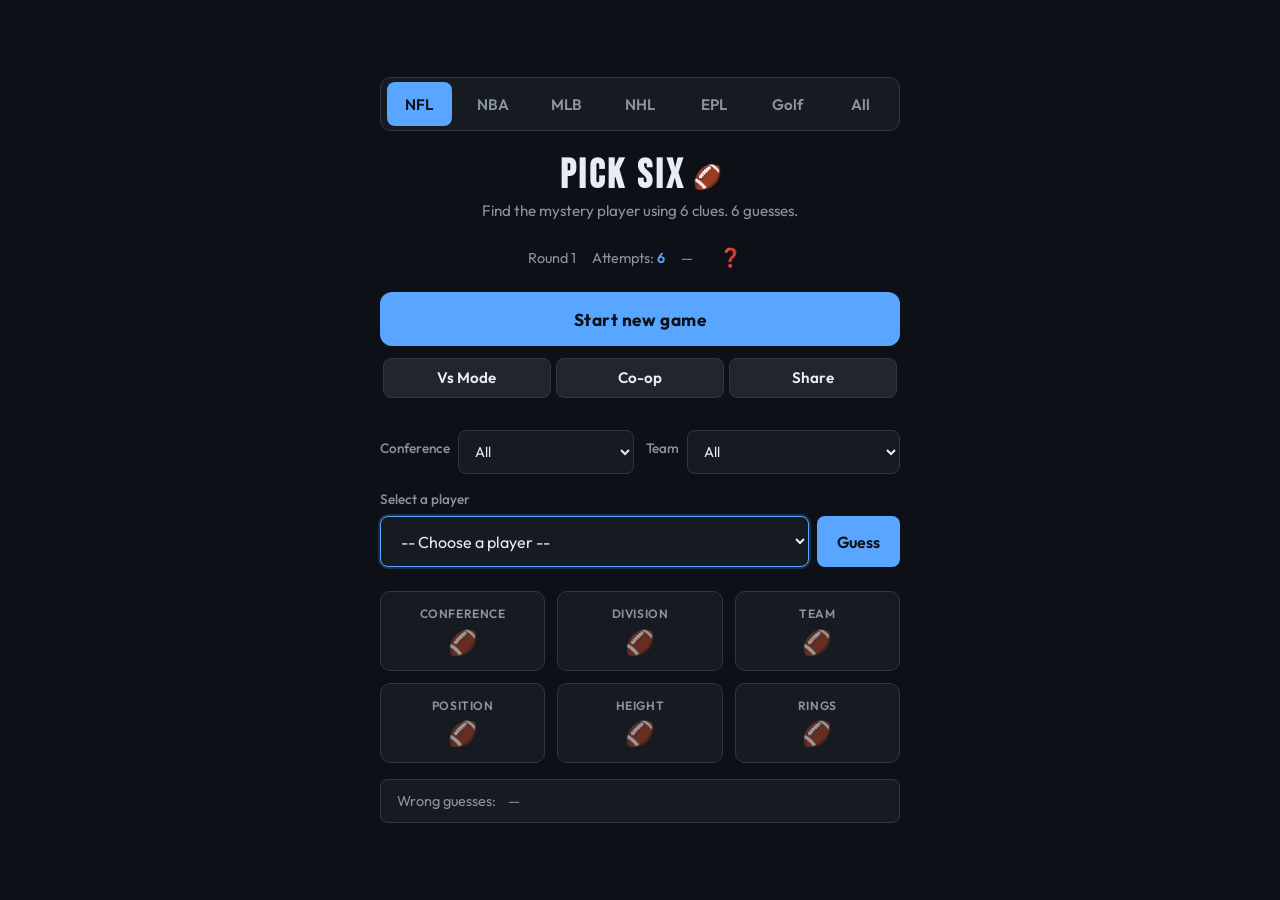
<file: index.html>
<!DOCTYPE html>
<html lang="en">
<head><!-- Google tag (gtag.js) -->
<script async src="https://www.googletagmanager.com/gtag/js?id=G-Y5S0FFK1SW"></script>
<script>
  window.dataLayer = window.dataLayer || [];
  function gtag(){dataLayer.push(arguments);}
  gtag('js', new Date());

  gtag('config', 'G-Y5S0FFK1SW');
</script>
  <meta charset="UTF-8">
  <meta name="viewport" content="width=device-width, initial-scale=1.0, viewport-fit=cover">
  <meta name="theme-color" content="#0d1117">
  <title>Pick Six – You Think You Know Ball? Prove It.</title>
  <meta name="description" content="Pick Six is the sports guessing game that exposes fake NFL, NBA, MLB, and golf sickos. Six clues, six guesses, six rounds from easy layups to “how did you even know that guy?”">
  <meta property="og:title" content="Pick Six – You Think You Know Ball? Prove It.">
  <meta property="og:description" content="Pick Six is the sports guessing game that exposes fake NFL, NBA, MLB, and golf sickos. Six clues, six guesses, six rounds from easy layups to “how did you even know that guy?”">
  <meta property="og:type" content="website">
  <meta property="og:url" content="https://picksix.lol">
  <meta property="og:site_name" content="Pick Six">
  <meta property="og:image" content="https://picksix.lol/og-image.png">
  <meta property="og:image:width" content="1200">
  <meta property="og:image:height" content="630">
  <meta property="og:image:alt" content="Pick Six — ALL SPORTS — branded preview card">
  <meta name="twitter:card" content="summary_large_image">
  <meta name="twitter:title" content="Pick Six – You Think You Know Ball? Prove It.">
  <meta name="twitter:description" content="Pick Six is the sports guessing game that exposes fake NFL, NBA, MLB, and golf sickos. Six clues, six guesses, six rounds from easy layups to “how did you even know that guy?”">
  <meta name="twitter:image" content="https://picksix.lol/og-image.png">
  <link rel="icon" type="image/svg+xml" href="favicon.svg">
  <link rel="preconnect" href="https://fonts.googleapis.com">
  <link rel="preconnect" href="https://fonts.gstatic.com" crossorigin>
  <link href="https://fonts.googleapis.com/css2?family=Bebas+Neue&family=Outfit:wght@400;500;600;700&display=swap" rel="stylesheet">
  <link rel="stylesheet" href="style.css">
  <script type="application/ld+json">
  {
    "@context": "https://schema.org",
    "@type": "Game",
    "name": "Pick Six",
    "url": "https://picksix.lol",
    "description": "Pick Six is the sports guessing game that exposes fake NFL, NBA, MLB, and golf sickos. Six clues, six guesses, six rounds from easy layups to “how did you even know that guy?”.",
    "genre": "Sports guessing game",
    "inLanguage": "en"
  }
  </script>
</head>
<body>
  <div class="app">
    <nav class="sport-tabs" role="tablist">
      <button type="button" class="sport-tab active" data-sport="nfl" role="tab" aria-selected="true">NFL</button>
      <button type="button" class="sport-tab" data-sport="nba" role="tab" aria-selected="false">NBA</button>
      <button type="button" class="sport-tab" data-sport="mlb" role="tab" aria-selected="false">MLB</button>
      <button type="button" class="sport-tab" data-sport="nhl" role="tab" aria-selected="false">NHL</button>
      <button type="button" class="sport-tab" data-sport="epl" role="tab" aria-selected="false">EPL</button>
      <button type="button" class="sport-tab" data-sport="golf" role="tab" aria-selected="false">Golf</button>
      <button type="button" class="sport-tab" data-sport="all" role="tab" aria-selected="false">All</button>
    </nav>
    <header>
      <h1>
        <span class="h1-row">
          <span class="h1-title">Pick Six</span>
          <span id="sportIcon" class="header-sport-icon" aria-hidden="true">⚾</span>
        </span>
      </h1>
      <p class="tagline" id="tagline">Find the mystery player using 6 clues. 6 guesses.</p>
      <div class="header-meta">
        <div class="header-meta-stats">
          <p class="round" id="roundLabel">Round 1</p>
          <p class="attempts" id="attempts">Attempts: <span id="attemptCount">5</span></p>
          <p class="timer" id="timer">0:00</p>
          <button type="button" id="helpBtn" class="help-mark" aria-haspopup="dialog" aria-controls="helpPanel" aria-label="How to play Pick Six"><span aria-hidden="true">❓</span></button>
        </div>
        <button id="newGameBtn" type="button" class="header-new-game-btn">Start new game</button>
        <div class="header-action-buttons">
          <button id="vsModeBtn" type="button" class="secondary small share-game-btn vs-share-btn" aria-label="Copy link to challenge a friend on the same game">
            <span class="share-game-btn__stack">
              <span class="share-game-btn__label share-game-btn__label--share">Vs Mode</span>
              <span class="share-game-btn__label share-game-btn__label--copied" aria-hidden="true">Copied</span>
            </span>
          </button>
          <button id="playWithFriendBtn" type="button" class="secondary small share-game-btn coop-action-btn" aria-label="Play Co-op with a friend">
            <span class="share-game-btn__stack">
              <span class="share-game-btn__label share-game-btn__label--share">Co-op</span>
              <span class="share-game-btn__label share-game-btn__label--copied" aria-hidden="true">Exited</span>
            </span>
          </button>
          <button id="shareGameBtn" type="button" class="secondary small share-game-btn" aria-label="Copy link to play this sport">
            <span class="share-game-btn__stack">
              <span class="share-game-btn__label share-game-btn__label--share">Share</span>
              <span class="share-game-btn__label share-game-btn__label--copied" aria-hidden="true">Copied</span>
            </span>
          </button>
        </div>
      </div>
      <section id="coopBanner" class="coop-banner hidden">
        <p class="coop-banner-msg">Copy the link and send to your friend.</p>
        <div class="coop-modal-copy-row coop-banner-copy-row">
          <button id="coopCopyBtn" type="button" class="secondary small coop-modal-copy-btn" aria-label="Copy Co-op link to send to your friend">Copy link</button>
        </div>
      </section>
    </header>

    <main>
      <section class="guess-section">
        <div class="filters" id="filtersContainer">
          <div class="filters-mlb" id="filtersMlb">
            <div class="filter-pair">
              <label for="leagueFilter">League</label>
              <select id="leagueFilter">
                <option value="">All</option>
                <option value="AL">AL</option>
                <option value="NL">NL</option>
              </select>
            </div>
            <div class="filter-pair">
              <label for="teamFilter">Team</label>
              <select id="teamFilter">
                <option value="">All</option>
              </select>
            </div>
          </div>
          <div class="filters-golf hidden" id="filtersGolf">
            <div class="filter-pair">
              <label for="countryFilter">Country</label>
              <select id="countryFilter">
                <option value="">All</option>
              </select>
            </div>
            <div class="filter-pair">
              <label for="sponsorFilter">Sponsor</label>
              <select id="sponsorFilter">
                <option value="">All</option>
              </select>
            </div>
          </div>
          <div class="filters-nba hidden" id="filtersNba">
            <div class="filter-pair">
              <label for="nbaConferenceFilter">Conference</label>
              <select id="nbaConferenceFilter">
                <option value="">All</option>
              </select>
            </div>
            <div class="filter-pair">
              <label for="nbaTeamFilter">Team</label>
              <select id="nbaTeamFilter">
                <option value="">All</option>
              </select>
            </div>
          </div>
          <div class="filters-nfl hidden" id="filtersNfl">
            <div class="filter-pair">
              <label for="nflConferenceFilter">Conference</label>
              <select id="nflConferenceFilter">
                <option value="">All</option>
              </select>
            </div>
            <div class="filter-pair">
              <label for="nflTeamFilter">Team</label>
              <select id="nflTeamFilter">
                <option value="">All</option>
              </select>
            </div>
          </div>
          <div class="filters-nhl hidden" id="filtersNhl">
            <div class="filter-pair">
              <label for="nhlConferenceFilter">Conference</label>
              <select id="nhlConferenceFilter">
                <option value="">All</option>
              </select>
            </div>
            <div class="filter-pair">
              <label for="nhlTeamFilter">Team</label>
              <select id="nhlTeamFilter">
                <option value="">All</option>
              </select>
            </div>
          </div>
          <div class="filters-epl hidden" id="filtersEpl">
            <div class="filter-pair">
              <label for="eplClubFilter">Club</label>
              <select id="eplClubFilter">
                <option value="">All</option>
              </select>
            </div>
          </div>
          <div class="filters-all hidden" id="filtersAll">
            <div class="filter-pair">
              <label for="allSportFilter">Sport</label>
              <select id="allSportFilter">
                <option value="">All</option>
                <option value="NFL">NFL</option>
                <option value="NBA">NBA</option>
                <option value="MLB">MLB</option>
                <option value="NHL">NHL</option>
                <option value="EPL">EPL</option>
                <option value="GOLF">Golf</option>
              </select>
            </div>
          </div>
        </div>
        <label for="guessSelect">Select a player</label>
        <div class="input-row">
          <select id="guessSelect">
            <option value="">-- Choose a player --</option>
          </select>
          <button id="guessBtn" type="button">Guess</button>
        </div>
      </section>

      <!-- Bonus clue button removed; #bonusClue + formatBonusClue() in game.js kept to re-enable later. -->
      <section class="bonus-section hidden" aria-hidden="true">
        <div id="bonusClue" class="bonus-clue hidden"></div>
      </section>

      <section class="feedback-section">
        <div id="message" class="message"></div>
        <div class="clue-grid clue-grid-mlb" id="clueGridMlb">
          <div class="clue-slot" data-key="league">
            <span class="clue-label">League</span>
            <div class="clue-value hidden"><span class="value-text"></span></div>
            <div class="clue-hidden"><span class="sport-icon" aria-hidden="true">⚾</span></div>
          </div>
          <div class="clue-slot" data-key="division">
            <span class="clue-label">Division</span>
            <div class="clue-value hidden"><span class="value-text"></span></div>
            <div class="clue-hidden"><span class="sport-icon" aria-hidden="true">⚾</span></div>
          </div>
          <div class="clue-slot" data-key="team">
            <span class="clue-label">Team</span>
            <div class="clue-value hidden"><span class="value-text"></span></div>
            <div class="clue-hidden"><span class="sport-icon" aria-hidden="true">⚾</span></div>
          </div>
          <div class="clue-slot" data-key="position">
            <span class="clue-label">Position</span>
            <div class="clue-value hidden"><span class="value-text"></span></div>
            <div class="clue-hidden"><span class="sport-icon" aria-hidden="true">⚾</span></div>
          </div>
          <div class="clue-slot" data-key="age">
            <span class="clue-label">Age</span>
            <div class="clue-value hidden"><span class="value-text"></span></div>
            <div class="clue-hidden"><span class="sport-icon" aria-hidden="true">⚾</span></div>
          </div>
          <div class="clue-slot" data-key="number">
            <span class="clue-label">Number</span>
            <div class="clue-value hidden"><span class="value-text"></span></div>
            <div class="clue-hidden"><span class="sport-icon" aria-hidden="true">⚾</span></div>
          </div>
        </div>
        <div class="clue-grid clue-grid-golf hidden" id="clueGridGolf">
          <div class="clue-slot" data-key="country">
            <span class="clue-label">Country</span>
            <div class="clue-value hidden"><span class="value-text"></span></div>
            <div class="clue-hidden"><span class="sport-icon" aria-hidden="true">⛳</span></div>
          </div>
          <div class="clue-slot" data-key="sponsor">
            <span class="clue-label">Sponsor</span>
            <div class="clue-value hidden"><span class="value-text"></span></div>
            <div class="clue-hidden"><span class="sport-icon" aria-hidden="true">⛳</span></div>
          </div>
          <div class="clue-slot" data-key="age">
            <span class="clue-label">Age</span>
            <div class="clue-value hidden"><span class="value-text"></span></div>
            <div class="clue-hidden"><span class="sport-icon" aria-hidden="true">⛳</span></div>
          </div>
          <div class="clue-slot" data-key="pgaWins">
            <span class="clue-label">PGA Tour Wins</span>
            <div class="clue-value hidden"><span class="value-text"></span></div>
            <div class="clue-hidden"><span class="sport-icon" aria-hidden="true">⛳</span></div>
          </div>
          <div class="clue-slot" data-key="majorWins">
            <span class="clue-label">Major Wins</span>
            <div class="clue-value hidden"><span class="value-text"></span></div>
            <div class="clue-hidden"><span class="sport-icon" aria-hidden="true">⛳</span></div>
          </div>
          <div class="clue-slot" data-key="worldRank">
            <span class="clue-label">World Rank</span>
            <div class="clue-value hidden"><span class="value-text"></span></div>
            <div class="clue-hidden"><span class="sport-icon" aria-hidden="true">⛳</span></div>
          </div>
        </div>
        <div class="clue-grid clue-grid-nba hidden" id="clueGridNba">
          <div class="clue-slot" data-key="league">
            <span class="clue-label">Conference</span>
            <div class="clue-value hidden"><span class="value-text"></span></div>
            <div class="clue-hidden"><span class="sport-icon" aria-hidden="true">🏀</span></div>
          </div>
          <div class="clue-slot" data-key="division">
            <span class="clue-label">Division</span>
            <div class="clue-value hidden"><span class="value-text"></span></div>
            <div class="clue-hidden"><span class="sport-icon" aria-hidden="true">🏀</span></div>
          </div>
          <div class="clue-slot" data-key="team">
            <span class="clue-label">Team</span>
            <div class="clue-value hidden"><span class="value-text"></span></div>
            <div class="clue-hidden"><span class="sport-icon" aria-hidden="true">🏀</span></div>
          </div>
          <div class="clue-slot" data-key="position">
            <span class="clue-label">Position</span>
            <div class="clue-value hidden"><span class="value-text"></span></div>
            <div class="clue-hidden"><span class="sport-icon" aria-hidden="true">🏀</span></div>
          </div>
          <div class="clue-slot" data-key="height">
            <span class="clue-label">Height</span>
            <div class="clue-value hidden"><span class="value-text"></span></div>
            <div class="clue-hidden"><span class="sport-icon" aria-hidden="true">🏀</span></div>
          </div>
          <div class="clue-slot" data-key="rings">
            <span class="clue-label">Rings</span>
            <div class="clue-value hidden"><span class="value-text"></span></div>
            <div class="clue-hidden"><span class="sport-icon" aria-hidden="true">🏀</span></div>
          </div>
        </div>
        <div class="clue-grid clue-grid-nfl hidden" id="clueGridNfl">
          <div class="clue-slot" data-key="league">
            <span class="clue-label">Conference</span>
            <div class="clue-value hidden"><span class="value-text"></span></div>
            <div class="clue-hidden"><span class="sport-icon" aria-hidden="true">🏈</span></div>
          </div>
          <div class="clue-slot" data-key="division">
            <span class="clue-label">Division</span>
            <div class="clue-value hidden"><span class="value-text"></span></div>
            <div class="clue-hidden"><span class="sport-icon" aria-hidden="true">🏈</span></div>
          </div>
          <div class="clue-slot" data-key="team">
            <span class="clue-label">Team</span>
            <div class="clue-value hidden"><span class="value-text"></span></div>
            <div class="clue-hidden"><span class="sport-icon" aria-hidden="true">🏈</span></div>
          </div>
          <div class="clue-slot" data-key="position">
            <span class="clue-label">Position</span>
            <div class="clue-value hidden"><span class="value-text"></span></div>
            <div class="clue-hidden"><span class="sport-icon" aria-hidden="true">🏈</span></div>
          </div>
          <div class="clue-slot" data-key="height">
            <span class="clue-label">Height</span>
            <div class="clue-value hidden"><span class="value-text"></span></div>
            <div class="clue-hidden"><span class="sport-icon" aria-hidden="true">🏈</span></div>
          </div>
          <div class="clue-slot" data-key="rings">
            <span class="clue-label">Rings</span>
            <div class="clue-value hidden"><span class="value-text"></span></div>
            <div class="clue-hidden"><span class="sport-icon" aria-hidden="true">🏈</span></div>
          </div>
        </div>
        <div class="clue-grid clue-grid-nhl hidden" id="clueGridNhl">
          <div class="clue-slot" data-key="league">
            <span class="clue-label">Conference</span>
            <div class="clue-value hidden"><span class="value-text"></span></div>
            <div class="clue-hidden"><span class="sport-icon" aria-hidden="true">🏒</span></div>
          </div>
          <div class="clue-slot" data-key="division">
            <span class="clue-label">Division</span>
            <div class="clue-value hidden"><span class="value-text"></span></div>
            <div class="clue-hidden"><span class="sport-icon" aria-hidden="true">🏒</span></div>
          </div>
          <div class="clue-slot" data-key="team">
            <span class="clue-label">Team</span>
            <div class="clue-value hidden"><span class="value-text"></span></div>
            <div class="clue-hidden"><span class="sport-icon" aria-hidden="true">🏒</span></div>
          </div>
          <div class="clue-slot" data-key="position">
            <span class="clue-label">Position</span>
            <div class="clue-value hidden"><span class="value-text"></span></div>
            <div class="clue-hidden"><span class="sport-icon" aria-hidden="true">🏒</span></div>
          </div>
          <div class="clue-slot" data-key="height">
            <span class="clue-label">Height</span>
            <div class="clue-value hidden"><span class="value-text"></span></div>
            <div class="clue-hidden"><span class="sport-icon" aria-hidden="true">🏒</span></div>
          </div>
          <div class="clue-slot" data-key="rings">
            <span class="clue-label">Cups</span>
            <div class="clue-value hidden"><span class="value-text"></span></div>
            <div class="clue-hidden"><span class="sport-icon" aria-hidden="true">🏒</span></div>
          </div>
        </div>
        <div class="clue-grid clue-grid-epl hidden" id="clueGridEpl">
          <div class="clue-slot" data-key="club">
            <span class="clue-label">Club</span>
            <div class="clue-value hidden"><span class="value-text"></span></div>
            <div class="clue-hidden"><span class="sport-icon" aria-hidden="true">⚽</span></div>
          </div>
          <div class="clue-slot" data-key="country">
            <span class="clue-label">Country</span>
            <div class="clue-value hidden"><span class="value-text"></span></div>
            <div class="clue-hidden"><span class="sport-icon" aria-hidden="true">⚽</span></div>
          </div>
          <div class="clue-slot" data-key="position">
            <span class="clue-label">Position</span>
            <div class="clue-value hidden"><span class="value-text"></span></div>
            <div class="clue-hidden"><span class="sport-icon" aria-hidden="true">⚽</span></div>
          </div>
          <div class="clue-slot" data-key="height">
            <span class="clue-label">Height</span>
            <div class="clue-value hidden"><span class="value-text"></span></div>
            <div class="clue-hidden"><span class="sport-icon" aria-hidden="true">⚽</span></div>
          </div>
          <div class="clue-slot" data-key="trophies">
            <span class="clue-label">Trophies</span>
            <div class="clue-value hidden"><span class="value-text"></span></div>
            <div class="clue-hidden"><span class="sport-icon" aria-hidden="true">⚽</span></div>
          </div>
          <div class="clue-slot" data-key="age">
            <span class="clue-label">Age</span>
            <div class="clue-value hidden"><span class="value-text"></span></div>
            <div class="clue-hidden"><span class="sport-icon" aria-hidden="true">⚽</span></div>
          </div>
        </div>
        <div class="clue-grid clue-grid-all hidden" id="clueGridAll">
          <div class="clue-slot" data-key="sport">
            <span class="clue-label">Sport</span>
            <div class="clue-value hidden"><span class="value-text"></span></div>
            <div class="clue-hidden"><span class="sport-icon" aria-hidden="true">🌐</span></div>
          </div>
          <div class="clue-slot" data-key="team">
            <span class="clue-label">Team/Country</span>
            <div class="clue-value hidden"><span class="value-text"></span></div>
            <div class="clue-hidden"><span class="sport-icon" aria-hidden="true">🌐</span></div>
          </div>
          <div class="clue-slot" data-key="position">
            <span class="clue-label">Position</span>
            <div class="clue-value hidden"><span class="value-text"></span></div>
            <div class="clue-hidden"><span class="sport-icon" aria-hidden="true">🌐</span></div>
          </div>
          <div class="clue-slot" data-key="height">
            <span class="clue-label">Height</span>
            <div class="clue-value hidden"><span class="value-text"></span></div>
            <div class="clue-hidden"><span class="sport-icon" aria-hidden="true">🌐</span></div>
          </div>
          <div class="clue-slot" data-key="titles">
            <span class="clue-label">Titles</span>
            <div class="clue-value hidden"><span class="value-text"></span></div>
            <div class="clue-hidden"><span class="sport-icon" aria-hidden="true">🌐</span></div>
          </div>
          <div class="clue-slot" data-key="age">
            <span class="clue-label">Age</span>
            <div class="clue-value hidden"><span class="value-text"></span></div>
            <div class="clue-hidden"><span class="sport-icon" aria-hidden="true">🌐</span></div>
          </div>
        </div>
        <div class="wrong-guesses" id="wrongGuesses">
          <span class="wrong-guesses-label">Wrong guesses:</span>
          <span class="wrong-guesses-list" id="wrongGuessesList">—</span>
        </div>
      </section>

      <section class="game-over hidden" id="gameOver">
        <h2 id="gameOverTitle"></h2>
        <p id="gameOverText"></p>
        <div class="final-score-banner hidden" id="finalScoreBanner">
          <p class="final-score-headline">Final score</p>
          <p class="final-score-line" id="finalScoreLine"></p>
          <div class="final-score-share-slot" id="finalScoreShareSlot" aria-hidden="true"></div>
        </div>
        <button id="playAgainBtn" type="button">Start new game</button>
      </section>
    </main>
  </div>

  <div class="score-breakdown-overlay hidden" id="scoreBreakdownOverlay" role="dialog" aria-labelledby="scoreBreakdownTitle" aria-modal="true">
    <div class="score-breakdown-modal">
      <h3 id="scoreBreakdownTitle">Score breakdown</h3>
      <div id="scoreBreakdownContent"></div>
      <button type="button" class="secondary small" id="scoreBreakdownClose">Close</button>
    </div>
  </div>

  <div class="coop-modal-overlay hidden" id="coopGoFirstModal" role="dialog" aria-modal="true" aria-labelledby="coopGoFirstTitle">
    <div class="coop-modal">
      <h2 id="coopGoFirstTitle">Co-op — you go first</h2>
      <p>Make your guess using the player picker, then share the link so your friend can guess and pass it back.</p>
      <button type="button" class="primary" id="coopGoFirstBtn">Got it</button>
    </div>
  </div>

  <div class="coop-modal-overlay hidden" id="vsShareModal" role="dialog" aria-modal="true" aria-labelledby="vsShareTitle">
    <div class="coop-modal coop-modal--share">
      <h2 id="vsShareTitle">Vs challenge</h2>
      <p id="vsShareBlurb">Same mystery player every round through round 6 — your friend plays the identical run and you compare scores.</p>
      <ol class="coop-steps">
        <li>Tap <strong>Copy link</strong></li>
        <li>Your friend opens it and plays the same six rounds (same mystery player in each round)</li>
        <li>Compare scores when you're both done</li>
      </ol>
      <div class="coop-modal-copy-row">
        <button id="vsShareCopyBtn" type="button" class="secondary coop-modal-copy-btn" aria-label="Copy Vs challenge link">Copy link</button>
      </div>
      <button type="button" class="primary" id="vsShareDoneBtn">Done</button>
    </div>
  </div>

  <div class="coop-modal-overlay hidden" id="coopShareModal" role="dialog" aria-modal="true" aria-labelledby="coopShareTitle">
    <div class="coop-modal coop-modal--share">
      <h2 id="coopShareTitle">Paste and pass</h2>
      <ol class="coop-steps">
        <li>Play your turn</li>
        <li>Tap <strong>Copy link</strong></li>
        <li>Send to your friend</li>
        <li>Your friend sends you back a link</li>
        <li>Back to step 1 — repeat until someone wins or you're out of guesses</li>
      </ol>
      <div class="coop-modal-copy-row">
        <button id="coopShareCopyBtn" type="button" class="secondary coop-modal-copy-btn" aria-label="Copy Co-op game link">Copy link</button>
      </div>
      <button type="button" class="primary" id="coopShareDoneBtn" disabled>Sent — they're up!</button>
    </div>
  </div>

  <div class="help-overlay hidden" id="helpPanel" role="dialog" aria-modal="true" aria-labelledby="helpTitle">
    <div class="help-modal">
      <h2 id="helpTitle">How to play</h2>
      <p>
        Each round is one mystery player from the sport you picked. You get six guesses; wrong guesses reveal clues so you can narrow it down.
      </p>
      <p>
        After each guess we show how close you are on league or conference, division, team, position, and the numeric stats (age, height, number, rings, etc. — depends on the sport).
      </p>
      <p>
        Rounds get harder as the player pool grows — from stars toward deeper cuts (and golf nerdery when you’re on Golf).
      </p>
      <p>
        <strong>Co-op:</strong> Tap Co-op, make a guess, then copy the link and send it. Your friend opens it, guesses, and sends the link back — same round, back and forth until someone nails it or you run out of guesses.
      </p>
      <p>
        <strong>Vs Mode:</strong> Share a link so a friend plays the same six rounds (same answers each round). Compare totals when you are both done — or challenge them to beat your final score from the link.
      </p>
      <p>
        <strong>Share:</strong> Sends a link to this sport so anyone can play their own game.
      </p>
      <button type="button" class="secondary small" id="helpCloseBtn">Close</button>
    </div>
  </div>

  <script src="players-data.js" defer></script>
  <script src="golf-data.js" defer></script>
  <script src="nba-data.js" defer></script>
  <script src="nfl-data.js" defer></script>
  <script src="nhl-data.js" defer></script>
  <script src="epl-data.js" defer></script>
  <script src="game.js" defer></script>
</body>
</html>
</file>
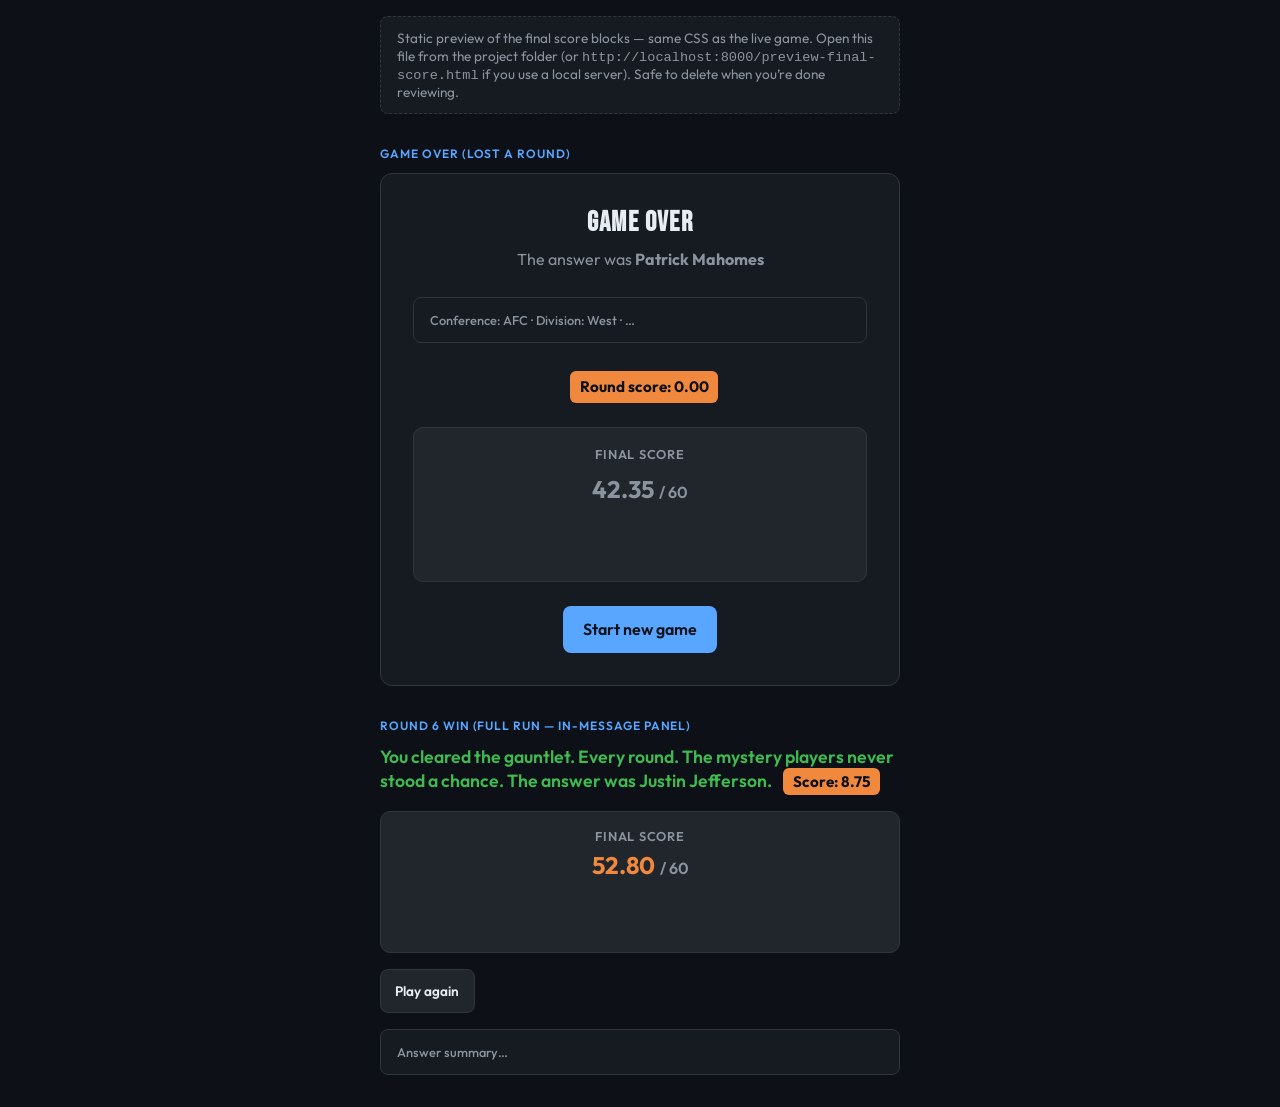
<file: preview-final-score.html>
<!DOCTYPE html>
<html lang="en">
<head>
  <meta charset="UTF-8">
  <meta name="viewport" content="width=device-width, initial-scale=1.0, viewport-fit=cover">
  <title>Preview — Final score UI (Pick Six)</title>
  <link rel="preconnect" href="https://fonts.googleapis.com">
  <link rel="preconnect" href="https://fonts.gstatic.com" crossorigin>
  <link href="https://fonts.googleapis.com/css2?family=Bebas+Neue&family=Outfit:wght@400;500;600;700&display=swap" rel="stylesheet">
  <link rel="stylesheet" href="style.css">
  <style>
    .preview-note {
      font-size: 0.85rem;
      color: var(--text-muted);
      margin-bottom: 1.5rem;
      padding: 0.75rem 1rem;
      background: var(--surface);
      border: 1px dashed var(--border);
      border-radius: 8px;
    }
    .preview-label {
      font-size: 0.75rem;
      font-weight: 600;
      text-transform: uppercase;
      letter-spacing: 0.08em;
      color: var(--accent);
      margin: 2rem 0 0.75rem;
    }
    .preview-label:first-of-type { margin-top: 0; }
  </style>
</head>
<body>
  <div class="app">
    <p class="preview-note">
      Static preview of the final score blocks — same CSS as the live game. Open this file from the project folder (or <code>http://localhost:8000/preview-final-score.html</code> if you use a local server). Safe to delete when you’re done reviewing.
    </p>

    <p class="preview-label">Game over (lost a round)</p>
    <section class="game-over" id="previewGameOver">
      <h2>Game over</h2>
      <p>The answer was <strong>Patrick Mahomes</strong></p>
      <div class="answer-summary" style="margin: 1rem 0; text-align: left;">
        <span class="answer-summary-item">Conference: AFC</span> ·
        <span class="answer-summary-item">Division: West</span> · …
      </div>
      <p><span class="round-score">Round score: 0.00</span></p>
      <div class="final-score-banner">
        <p class="final-score-headline">Final score</p>
        <p class="final-score-line">42.35 <span class="final-score-max">/ 60</span></p>
        <div class="final-score-share-slot" aria-hidden="true"></div>
      </div>
      <button type="button" id="playAgainBtnPreview" class="primary" style="background: var(--accent); color: var(--bg);">Start new game</button>
    </section>

    <p class="preview-label">Round 6 win (full run — in-message panel)</p>
    <section class="feedback-section">
      <div id="message" class="message win">
        You cleared the gauntlet. Every round. The mystery players never stood a chance. The answer was Justin Jefferson.
        <span class="round-score score-clickable" role="button" tabindex="0">Score: 8.75</span>
        <div class="final-score-panel">
          <p class="final-score-headline">Final score</p>
          <p class="final-score-line">52.80 <span class="final-score-max">/ 60</span></p>
          <div class="final-score-share-slot" aria-hidden="true"></div>
        </div>
        <button type="button" class="secondary small">Play again</button>
        <div class="answer-summary">Answer summary…</div>
      </div>
    </section>
  </div>
</body>
</html>
</file>
<file: style.css>
:root {
  --safe-pad-inline: max(1rem, env(safe-area-inset-left, 0px), env(safe-area-inset-right, 0px));
  --bg: #0d1117;
  --surface: #161b22;
  --surface-light: #21262d;
  --text: #e6edf3;
  --text-muted: #8b949e;
  --accent: #58a6ff;
  --accent-warm: #f0883e;
  --success: #3fb950;
  --error: #f85149;
  --border: #30363d;
}

* {
  box-sizing: border-box;
  margin: 0;
  padding: 0;
}

body {
  font-family: 'Outfit', sans-serif;
  background: var(--bg);
  color: var(--text);
  min-height: 100vh;
  min-height: 100dvh;
  display: flex;
  justify-content: center;
  align-items: center;
  /* Symmetric horizontal insets so content isn’t shifted on notched phones */
  padding: max(1rem, env(safe-area-inset-top, 0px)) var(--safe-pad-inline)
    max(1rem, env(safe-area-inset-bottom, 0px)) var(--safe-pad-inline);
  touch-action: manipulation;
}

.app {
  position: relative;
  width: 100%;
  max-width: 520px;
  /* Avoid horizontal scroll from full-width children (e.g. sport tabs) */
  min-width: 0;
}

header {
  text-align: center;
  margin-bottom: 2rem;
  width: 100%;
}

h1 {
  display: flex;
  justify-content: center;
  align-items: center;
  width: 100%;
  margin: 0;
}

/* Keeps “Pick Six” + icon as one centered cluster (title styling unchanged) */
.h1-row {
  display: inline-flex;
  align-items: center;
  justify-content: center;
  gap: 0.35rem;
  max-width: 100%;
}

.h1-title {
  font-family: 'Bebas Neue', sans-serif;
  font-size: 2.5rem;
  letter-spacing: 0.08em;
  color: var(--text);
  line-height: 1.05;
  padding-inline: 0.06em;
  white-space: nowrap;
}

.tagline {
  color: var(--text-muted);
  font-size: 0.95rem;
  margin-top: 0.25rem;
}

.header-sport-icon {
  font-size: 1.45rem;
  line-height: 1;
  margin: 0;
  letter-spacing: normal;
  flex-shrink: 0;
}

.header-meta {
  display: flex;
  flex-direction: column;
  align-items: stretch;
  gap: 0.75rem;
  margin-top: 1rem;
  width: 100%;
}

.header-meta-stats {
  display: flex;
  flex-wrap: wrap;
  align-items: center;
  justify-content: center;
  gap: 0.65rem 1rem;
  width: 100%;
}

/* Looks like inline ❓; still a real button for a11y + hit target */
.help-mark {
  display: inline-flex;
  align-items: center;
  justify-content: center;
  margin: 0;
  padding: 0.2rem 0.35rem;
  font: inherit;
  line-height: 1;
  font-size: 1.15rem;
  background: none;
  border: none;
  color: var(--text-muted);
  cursor: pointer;
  opacity: 0.92;
  flex-shrink: 0;
  min-width: 44px;
  min-height: 44px;
  box-sizing: border-box;
  transition: opacity 0.15s, color 0.15s;
}

.help-mark:hover {
  opacity: 1;
  color: var(--accent);
}

.help-mark:focus-visible {
  outline: 2px solid var(--accent);
  outline-offset: 2px;
  border-radius: 6px;
}

.header-new-game-btn {
  display: block;
  width: 100%;
  box-sizing: border-box;
  padding: 0.95rem 1.25rem;
  font-size: 1.08rem;
  font-weight: 700;
  letter-spacing: 0.03em;
  min-height: 54px;
  border-radius: 12px;
  border: none;
  cursor: pointer;
  background: var(--accent);
  color: var(--bg);
  transition: background 0.15s, transform 0.15s;
}

.header-new-game-btn:hover:not(:disabled) {
  background: #6eb4ff;
}

.header-new-game-btn:active:not(:disabled) {
  transform: scale(0.99);
}

.header-new-game-btn:disabled {
  opacity: 0.5;
  cursor: not-allowed;
}

/* Vs / Co-op / Share — equal width row (scroll on very narrow screens). */
.header-action-buttons {
  display: flex;
  flex-direction: row;
  flex-wrap: nowrap;
  align-items: stretch;
  justify-content: center;
  gap: 0.35rem;
  width: 100%;
  max-width: 100%;
  box-sizing: border-box;
  padding-left: max(0.2rem, env(safe-area-inset-left));
  padding-right: max(0.2rem, env(safe-area-inset-right));
  overflow-x: auto;
  -webkit-overflow-scrolling: touch;
  overscroll-behavior-x: contain;
  scrollbar-width: thin;
}

.header-action-buttons .secondary.small {
  flex: 1 1 0;
  min-width: 0;
  display: inline-flex;
  align-items: center;
  justify-content: center;
  padding: 0.4rem 0.45rem;
  font-size: 0.78rem;
  line-height: 1.2;
  min-height: 40px;
  text-align: center;
}

/* Share: same footprint as other secondary.small; copied state mirrors clue-slot check-hit + clue-value.value-correct */
.share-game-btn {
  /* Omit border-radius from transition — animating 8px→10px causes a visible flash with the label crossfade */
  transition: border-color 0.2s ease, box-shadow 0.2s ease;
}

.share-game-btn.share-game-btn--checking {
  animation: slot-pulse 0.4s ease-out;
}

.share-game-btn.share-game-btn--copied {
  border-color: var(--success);
  box-shadow: 0 0 12px rgba(63, 185, 80, 0.4);
  border-radius: 10px;
}

.share-game-btn__stack {
  display: grid;
  place-items: center;
  width: 100%;
  max-width: 100%;
  min-width: 0;
}

.share-game-btn__label {
  grid-area: 1 / 1;
  /* Single opacity crossfade only — no reveal-pop here (it fought opacity/transform and caused flicker) */
  transition: opacity 0.22s ease;
  backface-visibility: hidden;
}

.share-game-btn__label--copied {
  opacity: 0;
}

.share-game-btn--copied .share-game-btn__label--share {
  opacity: 0;
}

.share-game-btn--copied .share-game-btn__label--copied {
  opacity: 1;
  /* Same as .clue-slot .clue-value.value-correct */
  font-size: 1rem;
  font-weight: 600;
  color: var(--success);
  padding: 0.15rem 0.6rem;
  border-radius: 999px;
  background: rgba(63, 185, 80, 0.18);
}

/* Match "Share" to copied weight/size so the swap does not jump (header .small is 0.78rem) */
.header-action-buttons .share-game-btn__label {
  font-size: 0.95rem;
  font-weight: 600;
}

/* Same box as the green pill so opacity crossfade does not shift layout */
.header-action-buttons .share-game-btn__label--share {
  padding: 0.15rem 0.6rem;
  border-radius: 999px;
  box-sizing: border-box;
}

.header-action-buttons .share-game-btn--copied .share-game-btn__label--copied {
  font-size: 0.95rem;
}

@media (prefers-reduced-motion: reduce) {
  .share-game-btn__label {
    transition: none;
  }

  .share-game-btn.share-game-btn--checking {
    animation: none;
  }
}

.round,
.attempts,
.timer {
  font-size: 0.9rem;
  color: var(--text-muted);
}

.attempts span {
  color: var(--accent);
  font-weight: 600;
}

.vs-challenge-result {
  margin-top: 0.75rem;
  font-size: 0.95rem;
  color: var(--accent);
  font-weight: 600;
}

.timer {
  font-variant-numeric: tabular-nums;
}

button.small {
  padding: 0.5rem 0.9rem;
  font-size: 0.85rem;
  min-height: 44px;
  min-width: 44px;
}

.wrong-guesses {
  margin-top: 1rem;
  padding: 0.75rem 1rem;
  background: var(--surface);
  border: 1px solid var(--border);
  border-radius: 8px;
  font-size: 0.9rem;
}

.wrong-guesses-label {
  color: var(--text-muted);
  margin-right: 0.5rem;
}

.wrong-guesses-list {
  color: var(--text-muted);
  font-style: italic;
}

.guess-section {
  margin-bottom: 1.5rem;
}

.filters {
  display: flex;
  flex-wrap: wrap;
  align-items: center;
  gap: 0.75rem;
  margin-bottom: 1rem;
}

.filters-mlb,
.filters-golf,
.filters-nba,
.filters-nfl,
.filters-nhl,
.filters-epl {
  display: flex;
  align-items: center;
  gap: 0.75rem;
  width: 100%;
}

.filter-pair {
  flex: 1;
  display: flex;
  align-items: center;
  gap: 0.5rem;
  min-width: 0;
}

.filter-pair select {
  flex: 1;
  min-width: 0;
}

.filters label {
  font-size: 0.8rem;
  font-weight: 500;
  color: var(--text-muted);
}

.filters select {
  padding: 0.5rem 0.75rem;
  font-size: 0.9rem;
  min-width: 80px;
  min-height: 44px;
}

.guess-section label {
  display: block;
  font-size: 0.85rem;
  font-weight: 500;
  color: var(--text-muted);
  margin-bottom: 0.5rem;
}

.input-row {
  display: flex;
  gap: 0.5rem;
}

input {
  flex: 1;
  padding: 0.85rem 1rem;
  font-size: 1rem;
  min-height: 44px;
  font-family: inherit;
  background: var(--surface);
  border: 1px solid var(--border);
  border-radius: 8px;
  color: var(--text);
  outline: none;
}

input:focus {
  border-color: var(--accent);
  box-shadow: 0 0 0 2px rgba(88, 166, 255, 0.2);
}

input::placeholder {
  color: var(--text-muted);
}

select {
  flex: 1;
  padding: 0.85rem 1rem;
  font-size: 1rem;
  min-height: 44px;
  font-family: inherit;
  background: var(--surface);
  border: 1px solid var(--border);
  border-radius: 8px;
  color: var(--text);
  outline: none;
  cursor: pointer;
  appearance: auto;
}

select:focus {
  border-color: var(--accent);
  box-shadow: 0 0 0 2px rgba(88, 166, 255, 0.2);
}

select:disabled {
  opacity: 0.6;
  cursor: not-allowed;
}

button {
  font-family: inherit;
  font-weight: 600;
  cursor: pointer;
  border: none;
  border-radius: 8px;
  padding: 0.85rem 1.25rem;
  font-size: 1rem;
  min-height: 44px;
  transition: transform 0.15s, background 0.15s;
}

button:active {
  transform: scale(0.98);
}

#guessBtn {
  background: var(--accent);
  color: var(--bg);
}

#guessBtn:hover {
  background: #6eb4ff;
}

#guessBtn:disabled {
  opacity: 0.5;
  cursor: not-allowed;
  transform: none;
}

.secondary {
  background: var(--surface-light);
  color: var(--text);
  border: 1px solid var(--border);
}

.secondary:hover:not(:disabled) {
  background: var(--border);
}

.secondary:disabled {
  opacity: 0.5;
  cursor: not-allowed;
}

.bonus-section {
  margin-bottom: 1.5rem;
}

#bonusClueBtn {
  font-size: 0.9rem;
}

.bonus-clue {
  margin-top: 1rem;
  padding: 1rem;
  background: var(--surface);
  border: 1px solid var(--border);
  border-radius: 8px;
  font-size: 0.95rem;
}

.bonus-clue.revealed {
  border-color: var(--accent-warm);
  color: var(--accent-warm);
}

.feedback-section {
  min-height: 180px;
}

.message {
  font-size: 1.1rem;
  font-weight: 600;
  margin-bottom: 1rem;
}

.message.first-try {
  color: var(--accent-warm);
  font-size: 1.25rem;
}

.message.win {
  color: var(--success);
}

.message.error {
  color: var(--error);
}

.message.snark {
  color: var(--text-muted);
  font-style: italic;
}

.legends-badge {
  display: inline-block;
  margin-left: 0.25rem;
  padding: 0.15rem 0.45rem;
  border-radius: 999px;
  border: 1px solid var(--accent-warm);
  color: var(--accent-warm);
  font-size: 0.75rem;
  text-transform: uppercase;
  letter-spacing: 0.06em;
}

.clue-grid {
  display: grid;
  grid-template-columns: repeat(2, 1fr);
  gap: 0.75rem;
  margin-top: 1rem;
}

@media (min-width: 420px) {
  .clue-grid {
    grid-template-columns: repeat(3, 1fr);
  }
}

.clue-slot {
  position: relative;
  background: var(--surface);
  border: 1px solid var(--border);
  border-radius: 10px;
  padding: 0.85rem 1rem;
  min-height: 64px;
  display: flex;
  flex-direction: column;
  justify-content: center;
  align-items: center;
}

.clue-slot .clue-label {
  font-size: 0.75rem;
  font-weight: 600;
  text-transform: uppercase;
  letter-spacing: 0.05em;
  color: var(--text-muted);
  margin-bottom: 0.35rem;
}

.clue-slot .clue-value {
  font-size: 1rem;
  font-weight: 600;
  color: var(--success);
  padding: 0.15rem 0.6rem;
  border-radius: 999px;
  background: rgba(63, 185, 80, 0.08);
}

.clue-slot .clue-value.value-correct {
  color: var(--success);
  background: rgba(63, 185, 80, 0.18);
}

.clue-slot .clue-value.value-close {
  color: var(--accent-warm);
  background: rgba(240, 136, 62, 0.16);
}

.clue-slot .clue-value.value-far {
  color: var(--error);
  background: rgba(248, 81, 73, 0.12);
}

.clue-slot .clue-value.hidden {
  display: none;
}

.clue-slot .clue-hidden {
  display: flex;
  align-items: center;
  justify-content: center;
  min-height: 28px;
}

.clue-slot .clue-hidden.hidden {
  display: none;
}

.clue-slot .sport-icon {
  font-size: 1.5rem;
  opacity: 0.6;
}

/* Narrow viewports: horizontal scroll so six tabs stay tappable; wide: single row */
.sport-tabs {
  display: flex;
  gap: 0.35rem;
  margin-bottom: 1.5rem;
  margin-left: auto;
  margin-right: auto;
  padding: 0.25rem 0.35rem;
  max-width: 100%;
  background: var(--surface);
  border-radius: 10px;
  border: 1px solid var(--border);
  flex-wrap: nowrap;
  overflow-x: auto;
  -webkit-overflow-scrolling: touch;
  overscroll-behavior-x: contain;
  scrollbar-width: thin;
}

.sport-tab {
  flex: 0 0 auto;
  padding: 0.55rem 0.75rem;
  font-size: 0.85rem;
  font-weight: 600;
  background: transparent;
  color: var(--text-muted);
  border-radius: 8px;
  transition: background 0.2s, color 0.2s;
  min-height: 44px;
}

.sport-tab:hover {
  color: var(--text);
  background: var(--surface-light);
}

.sport-tab.active {
  background: var(--accent);
  color: var(--bg);
}

@media (min-width: 640px) {
  .sport-tabs {
    overflow-x: visible;
    gap: 0.5rem;
  }

  .sport-tab {
    flex: 1 1 0;
    min-width: 0;
    padding: 0.6rem 1rem;
    font-size: 0.95rem;
  }
}

.clue-slot.checking {
  animation: slot-pulse 0.4s ease-out;
}

.clue-slot.check-hit {
  border-color: var(--success);
  box-shadow: 0 0 12px rgba(63, 185, 80, 0.4);
}

.clue-slot.check-miss {
  border-color: var(--text-muted);
  opacity: 0.7;
}

@keyframes slot-pulse {
  0% { transform: scale(1); }
  50% { transform: scale(1.05); }
  100% { transform: scale(1); }
}

.clue-value.reveal-pop {
  animation: reveal-pop 0.35s ease-out;
}

@keyframes reveal-pop {
  0% { transform: scale(0.8); opacity: 0; }
  70% { transform: scale(1.08); }
  100% { transform: scale(1); opacity: 1; }
}

.round-score {
  display: inline-block;
  margin-left: 0.5rem;
  padding: 0.25rem 0.6rem;
  background: var(--accent-warm);
  color: var(--bg);
  font-size: 0.95rem;
  border-radius: 6px;
  font-weight: 700;
}

.round-score.score-clickable {
  cursor: pointer;
}

.round-meta {
  font-size: 0.9em;
  color: var(--text-muted);
  font-weight: 400;
}

.round-score.score-clickable:hover {
  filter: brightness(1.1);
}

.about-section {
  margin-top: 2rem;
  padding: 1.25rem 1.5rem;
  background: var(--surface);
  border: 1px solid var(--border);
  border-radius: 10px;
  font-size: 0.95rem;
  color: var(--text-muted);
}

.about-section h2 {
  font-size: 1.1rem;
  margin-bottom: 0.5rem;
}

.about-section ul {
  margin-left: 1.25rem;
  margin-top: 0.5rem;
  display: grid;
  gap: 0.3rem;
}

.about-section li {
  list-style: disc;
}

.help-overlay {
  position: fixed;
  inset: 0;
  background: rgba(0, 0, 0, 0.6);
  display: flex;
  align-items: center;
  justify-content: center;
  z-index: 200;
  padding: max(1rem, env(safe-area-inset-top, 0px)) var(--safe-pad-inline)
    max(1rem, env(safe-area-inset-bottom, 0px)) var(--safe-pad-inline);
}

.help-overlay.hidden {
  display: none;
}

.help-modal {
  max-width: 420px;
  width: calc(100% - 2.5rem);
  background: var(--surface);
  border-radius: 12px;
  border: 1px solid var(--border);
  padding: 1.5rem;
  box-shadow: 0 12px 30px rgba(0, 0, 0, 0.45);
}

.help-modal h2 {
  margin-bottom: 0.75rem;
}

.help-modal p {
  margin-bottom: 0.75rem;
  font-size: 0.95rem;
  color: var(--text-muted);
}

.score-breakdown-overlay {
  position: fixed;
  inset: 0;
  background: rgba(0, 0, 0, 0.6);
  display: flex;
  align-items: center;
  justify-content: center;
  z-index: 1000;
  padding: max(1rem, env(safe-area-inset-top, 0px)) var(--safe-pad-inline)
    max(1rem, env(safe-area-inset-bottom, 0px)) var(--safe-pad-inline);
}

.score-breakdown-modal {
  background: var(--surface);
  border: 1px solid var(--border);
  border-radius: 12px;
  padding: 1.5rem;
  max-width: 320px;
  width: 100%;
}

.score-breakdown-modal h3 {
  font-size: 1.1rem;
  margin-bottom: 1rem;
}

.score-breakdown-total {
  font-size: 1.25rem;
  font-weight: 700;
  color: var(--accent-warm);
  margin-bottom: 0.75rem;
}

.score-breakdown-list {
  list-style: none;
  margin-bottom: 1rem;
  font-size: 0.9rem;
  color: var(--text-muted);
}

.score-breakdown-list li {
  padding: 0.35rem 0;
  display: flex;
  justify-content: space-between;
  gap: 1rem;
}

.score-breakdown-value {
  color: var(--text);
  font-weight: 600;
}

.answer-summary {
  margin-top: 1rem;
  padding: 0.75rem 1rem;
  background: var(--surface);
  border: 1px solid var(--border);
  border-radius: 8px;
  font-size: 0.8rem;
  font-weight: 500;
  color: var(--text-muted);
  line-height: 1.6;
}

.answer-summary-item {
  white-space: nowrap;
}

.game-over {
  text-align: center;
  padding: 2rem;
  background: var(--surface);
  border-radius: 12px;
  border: 1px solid var(--border);
}

.game-over h2 {
  font-family: 'Bebas Neue', sans-serif;
  font-size: 1.75rem;
  letter-spacing: 0.05em;
  margin-bottom: 0.5rem;
}

.game-over p {
  color: var(--text-muted);
  margin-bottom: 1.5rem;
  line-height: 1.6;
}

.game-over .round-score {
  display: inline-block;
  margin-top: 0.75rem;
}

.game-over .answer-summary {
  margin: 1rem 0;
  text-align: left;
}

.final-score-banner {
  margin: 1.25rem 0 1.5rem;
  padding: 1rem 1.25rem;
  background: var(--surface-light);
  border: 1px solid var(--border);
  border-radius: 10px;
  text-align: center;
}

.game-over .final-score-banner p {
  margin-bottom: 0;
}

.game-over .final-score-banner .final-score-headline {
  margin-bottom: 0.35rem;
}

.final-score-headline {
  font-size: 0.8rem;
  font-weight: 600;
  text-transform: uppercase;
  letter-spacing: 0.06em;
  color: var(--text-muted);
  margin-bottom: 0.35rem;
}

.final-score-line {
  font-size: 1.5rem;
  font-weight: 700;
  color: var(--accent-warm);
  margin: 0;
}

.final-score-max {
  font-size: 1rem;
  font-weight: 600;
  color: var(--text-muted);
}

.final-score-share-slot {
  min-height: 2.75rem;
  margin-top: 0.75rem;
}

.final-score-panel {
  display: block;
  margin: 1rem 0;
  padding: 1rem 1.25rem;
  background: var(--surface-light);
  border: 1px solid var(--border);
  border-radius: 10px;
  text-align: center;
}

.message .final-score-panel {
  margin-left: 0;
  margin-right: 0;
}

.final-score-panel .final-score-line {
  margin: 0;
}

#playAgainBtn {
  background: var(--accent);
  color: var(--bg);
}

#playAgainBtn:hover {
  background: #6eb4ff;
}

.coop-modal-overlay {
  position: fixed;
  inset: 0;
  background: rgba(0, 0, 0, 0.6);
  display: flex;
  align-items: center;
  justify-content: center;
  z-index: 100;
  padding: max(1rem, env(safe-area-inset-top, 0px)) var(--safe-pad-inline)
    max(1rem, env(safe-area-inset-bottom, 0px)) var(--safe-pad-inline);
}

.coop-modal-overlay.hidden {
  display: none;
}

.coop-modal {
  background: var(--surface);
  border: 1px solid var(--border);
  border-radius: 12px;
  padding: 1.5rem;
  max-width: 420px;
  width: 100%;
}

.coop-modal h2 {
  font-family: 'Bebas Neue', sans-serif;
  font-size: 1.5rem;
  letter-spacing: 0.05em;
  margin-bottom: 0.75rem;
}

.coop-modal p {
  color: var(--text-muted);
  font-size: 0.95rem;
  margin-bottom: 1rem;
  line-height: 1.5;
}

.coop-steps {
  margin: 0 0 1rem 0;
  padding-left: 1.25rem;
  color: var(--text-muted);
  font-size: 0.95rem;
  line-height: 1.55;
}

.coop-steps li {
  margin-bottom: 0.45rem;
}

.coop-steps li:last-child {
  margin-bottom: 0;
}

.coop-modal-link-row {
  display: flex;
  gap: 0.5rem;
  margin-bottom: 1rem;
}

.coop-modal-copy-row {
  margin-bottom: 1rem;
}

.coop-modal-copy-row .coop-modal-copy-btn {
  width: 100%;
}

.coop-banner .coop-banner-copy-row {
  margin-bottom: 0;
}

.coop-modal .coop-link-input {
  flex: 1;
  min-width: 0;
}

.coop-modal .primary {
  width: 100%;
  background: var(--accent);
  color: var(--bg);
}

.coop-modal .primary:hover:not(:disabled) {
  background: #6eb4ff;
}

.coop-modal .primary:disabled {
  opacity: 0.5;
  cursor: not-allowed;
}

/* Co-op button becomes green "Exit Co-op" while a Co-op game is active */
.coop-action-btn.coop-action-btn--exit {
  border-color: var(--success);
  box-shadow: 0 0 12px rgba(63, 185, 80, 0.28);
}

.header-action-buttons .coop-action-btn.coop-action-btn--exit .share-game-btn__label--share {
  color: var(--success);
}

.coop-banner {
  margin-top: 1rem;
  padding: 1rem;
  background: var(--surface);
  border: 1px solid var(--accent);
  border-radius: 10px;
  width: 100%;
}

.coop-banner-msg {
  font-size: 0.95rem;
  color: var(--text-muted);
  margin-bottom: 0.75rem;
}

.coop-link-row {
  display: flex;
  gap: 0.5rem;
  margin-bottom: 0.75rem;
}

.coop-link-input {
  flex: 1;
  min-width: 0;
  font-size: 0.8rem;
  padding: 0.5rem 0.75rem;
}

.hidden {
  display: none !important;
}
</file>
